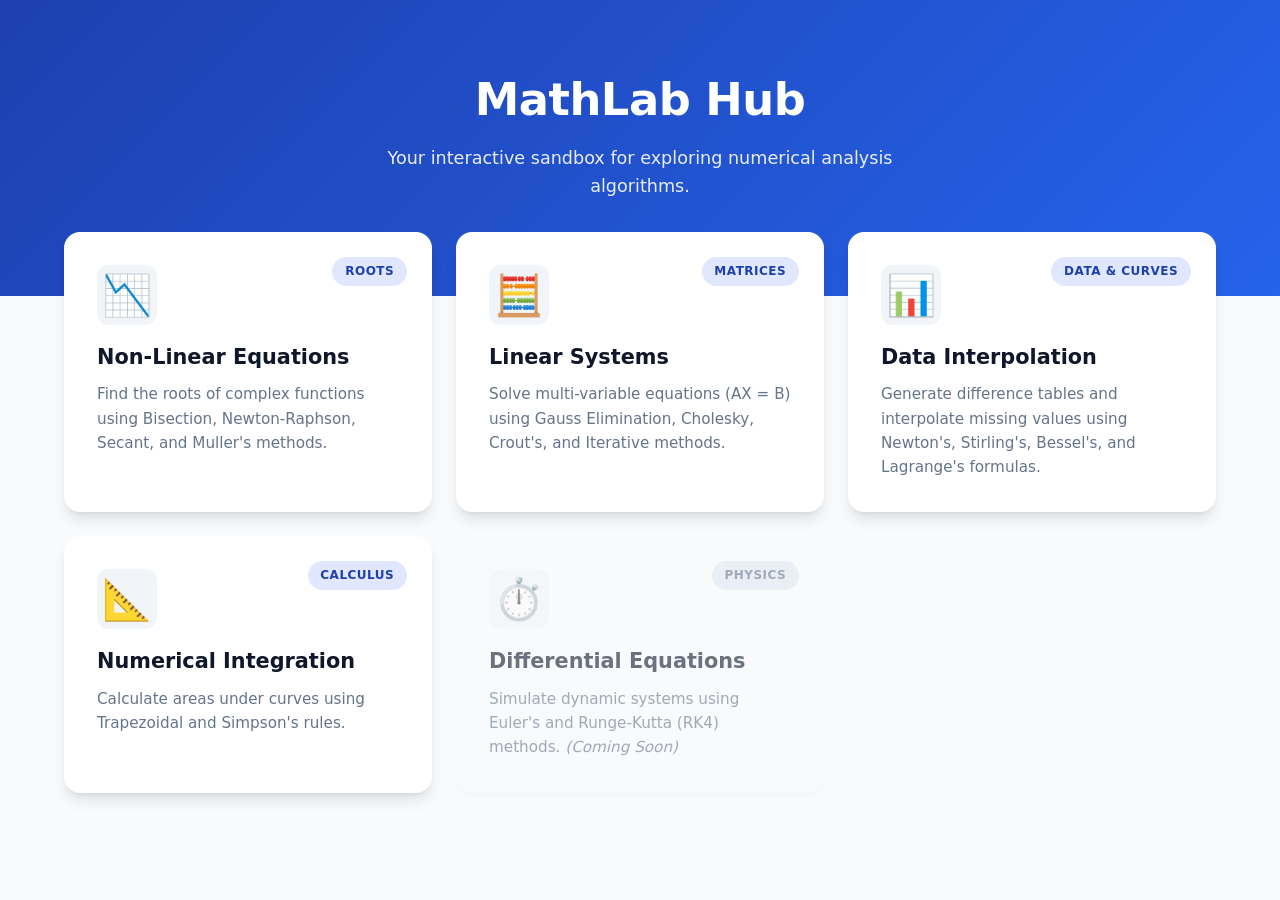
<file: index.html>
<!DOCTYPE html>
<html lang="en">
<head>
    <meta charset="UTF-8">
    <meta name="viewport" content="width=device-width, initial-scale=1.0">
    <title>MathLab | Numerical Analysis</title>
    
    <style>
        :root {
            --primary: #2563eb;
            --primary-dark: #1e40af;
            --bg-color: #f8fafc;
            --card-bg: #ffffff;
            --text-main: #0f172a;
            --text-muted: #64748b;
        }

        * {
            box-sizing: border-box;
            margin: 0;
            padding: 0;
        }

        body {
            font-family: 'Segoe UI', system-ui, -apple-system, sans-serif;
            background-color: var(--bg-color);
            color: var(--text-main);
            line-height: 1.6;
            min-height: 100vh;
        }

        /* --- Modern Gradient Header --- */
        .hero {
            background: linear-gradient(135deg, var(--primary-dark) 0%, var(--primary) 100%);
            padding: 4rem 2rem 6rem 2rem; /* Extra padding at bottom for cards to overlap */
            text-align: center;
            color: white;
        }

        .hero h1 {
            font-size: 2.8rem;
            font-weight: 800;
            letter-spacing: -0.5px;
            margin-bottom: 0.5rem;
        }

        .hero p {
            font-size: 1.1rem;
            opacity: 0.9;
            max-width: 600px;
            margin: 0 auto;
        }

        /* --- Overlapping Grid Layout --- */
        .container {
            max-width: 1200px;
            margin: -4rem auto 3rem auto; /* Negative top margin pulls grid UP over the header */
            padding: 0 1.5rem;
        }

        .grid {
            display: grid;
            grid-template-columns: repeat(auto-fill, minmax(320px, 1fr));
            gap: 1.5rem;
        }

        /* --- Sleek Tool Cards --- */
        .card {
            background: var(--card-bg);
            border-radius: 16px;
            padding: 2rem;
            text-decoration: none;
            color: inherit;
            box-shadow: 0 10px 15px -3px rgba(0, 0, 0, 0.1), 0 4px 6px -4px rgba(0, 0, 0, 0.1);
            transition: all 0.3s cubic-bezier(0.4, 0, 0.2, 1);
            position: relative;
            border: 1px solid rgba(255, 255, 255, 0.1);
            display: flex;
            flex-direction: column;
        }

        .card:hover {
            transform: translateY(-8px);
            box-shadow: 0 20px 25px -5px rgba(0, 0, 0, 0.1), 0 8px 10px -6px rgba(0, 0, 0, 0.1);
            border-color: #cbd5e1;
        }

        /* Category Badge */
        .badge {
            position: absolute;
            top: 1.5rem;
            right: 1.5rem;
            background: #e0e7ff;
            color: var(--primary-dark);
            padding: 0.3rem 0.8rem;
            border-radius: 99px;
            font-size: 0.75rem;
            font-weight: 700;
            text-transform: uppercase;
            letter-spacing: 0.5px;
        }

        .icon {
            font-size: 2.5rem;
            margin-bottom: 1rem;
            display: inline-block;
            background: #f1f5f9;
            width: 60px;
            height: 60px;
            line-height: 60px;
            text-align: center;
            border-radius: 12px;
        }

        .card h3 {
            font-size: 1.3rem;
            margin-bottom: 0.5rem;
            color: var(--text-main);
        }

        .card p {
            color: var(--text-muted);
            font-size: 0.95rem;
            flex-grow: 1;
        }

        /* Styling for tools you are still building */
        .card.disabled {
            opacity: 0.6;
            cursor: not-allowed;
            background: #f8fafc;
            box-shadow: 0 4px 6px -1px rgba(0, 0, 0, 0.05);
        }

        .card.disabled:hover {
            transform: none;
            box-shadow: 0 4px 6px -1px rgba(0, 0, 0, 0.05);
            border-color: transparent;
        }

        .card.disabled .badge {
            background: #e2e8f0;
            color: #64748b;
        }

        /* Mobile Responsiveness */
        @media (max-width: 600px) {
            .hero { padding: 3rem 1rem 5rem 1rem; }
            .hero h1 { font-size: 2rem; }
            .container { margin-top: -3rem; }
            .card { padding: 1.5rem; }
        }
    </style>
</head>
<body>

    <header class="hero">
        <h1>MathLab Hub</h1>
        <p>Your interactive sandbox for exploring numerical analysis algorithms.</p>
    </header>

    <main class="container">
        <div class="grid">
            
            <a href="nonlinear.html" class="card">
                <span class="badge">Roots</span>
                <div class="icon">📉</div>
                <h3>Non-Linear Equations</h3>
                <p>Find the roots of complex functions using Bisection, Newton-Raphson, Secant, and Muller's methods.</p>
            </a>

            <a href="linear.html" class="card">
                <span class="badge">Matrices</span>
                <div class="icon">🧮</div>
                <h3>Linear Systems</h3>
                <p>Solve multi-variable equations (AX = B) using Gauss Elimination, Cholesky, Crout's, and Iterative methods.</p>
            </a>

            <a href="finitedifferences.html" class="card">
                <span class="badge">Data & Curves</span>
                <div class="icon">📊</div>
                <h3>Data Interpolation</h3>
                <p>Generate difference tables and interpolate missing values using Newton's, Stirling's, Bessel's, and Lagrange's formulas.</p>
            </a>


            <a href="./integration.html" class="card">
                <span class="badge">Calculus</span>
                <div class="icon">📐</div>
                <h3>Numerical Integration</h3>
                <p>Calculate areas under curves using Trapezoidal and Simpson's rules.</p>
            </a>

            <a href="#" class="card disabled">
                <span class="badge">Physics</span>
                <div class="icon">⏱️</div>
                <h3>Differential Equations</h3>
                <p>Simulate dynamic systems using Euler's and Runge-Kutta (RK4) methods. <em>(Coming Soon)</em></p>
            </a>

        </div>
    </main>

</body>
</html>
</file>
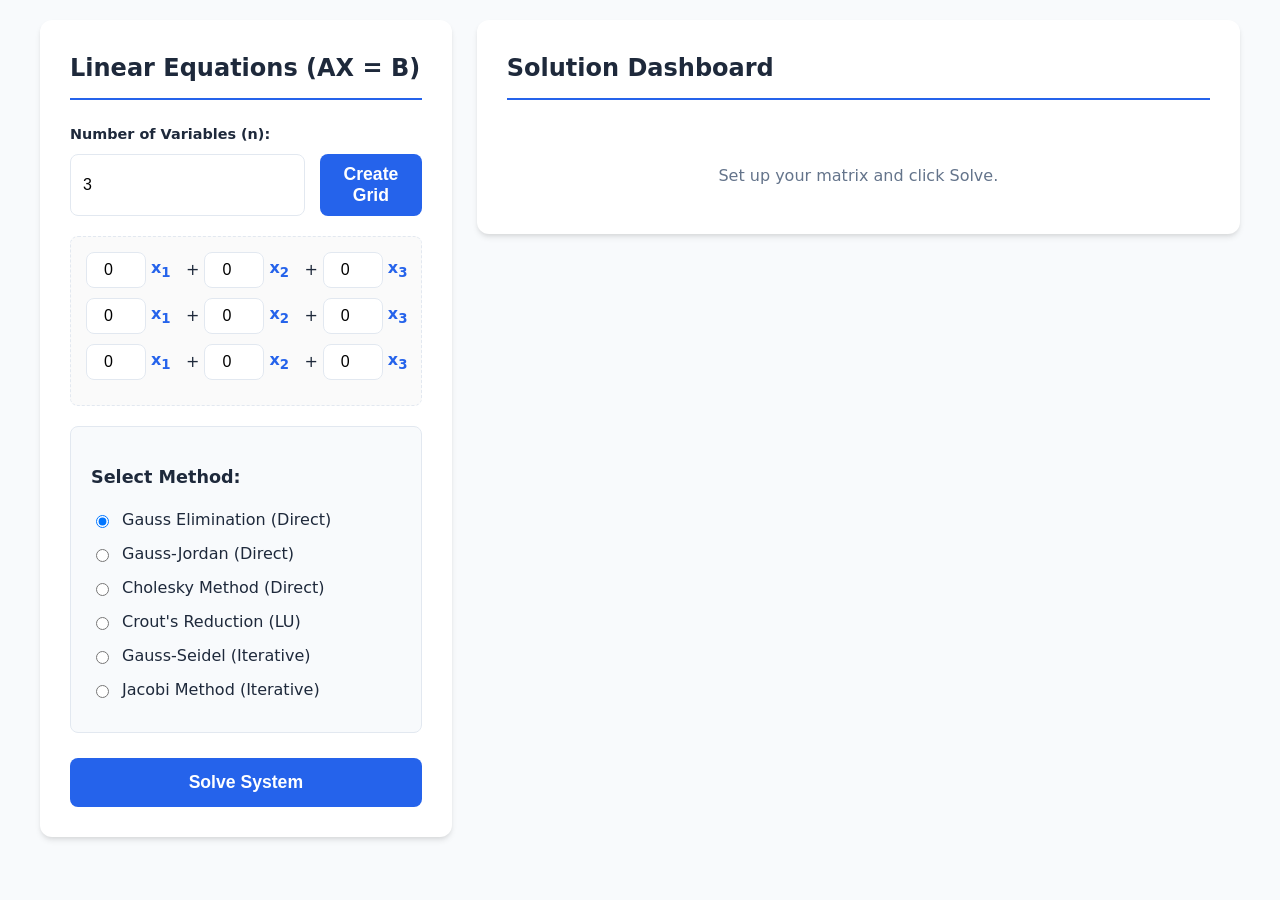
<file: index-linear.html>
<!DOCTYPE html>
<html lang="en">
<head>
    <meta charset="UTF-8">
    <meta name="viewport" content="width=device-width, initial-scale=1.0">
    <title>Linear System Solver</title>
    <link rel="stylesheet" href="style.css">
</head>
<body>

<div class="container">
    <div class="control-panel">
        <h2>Linear Equations (AX = B)</h2>
        
        <div class="input-group">
            <label for="matrix-size">Number of Variables (n):</label>
            <div class="flex-inputs">
                <input type="number" id="matrix-size" value="3" min="2" max="6">
                <button id="generate-btn" style="width: auto; padding: 10px 20px;">Create Grid</button>
            </div>
        </div>

        <div id="matrix-container"></div>

        <div class="methods-group" style="margin-top: 20px;">
            <h3>Select Method:</h3>
            <label><input type="radio" name="linear-method" value="gauss" checked> Gauss Elimination (Direct)</label>
            <label><input type="radio" name="linear-method" value="gaussjordan"> Gauss-Jordan (Direct)</label> <label><input type="radio" name="linear-method" value="cholesky"> Cholesky Method (Direct)</label>
            <label><input type="radio" name="linear-method" value="crout"> Crout's Reduction (LU)</label>
            <label><input type="radio" name="linear-method" value="seidel"> Gauss-Seidel (Iterative)</label>
            <label><input type="radio" name="linear-method" value="jacobi"> Jacobi Method (Iterative)</label>
        </div>


        <button id="solve-linear-btn">Solve System</button>
    </div>

    <div class="results-panel">
        <h2>Solution Dashboard</h2>
        <div id="linear-results">
            <p style="text-align:center; color:var(--text-muted); padding-top:40px;">Set up your matrix and click Solve.</p>
        </div>
    </div>
</div>

<script src="linear.js"></script>
<script src="./linear-methods/gauss-elimination.js"></script>
<script src="./linear-methods/gauss-seidel.js"></script>
<script src="./linear-methods/jacobi.js"></script>
<script src="./linear-methods/cholesky.js"></script>
<script src="./linear-methods/crout.js"></script>
<script src="./linear-methods/gauss-jordan.js"></script>

</body>
</html>
</file>
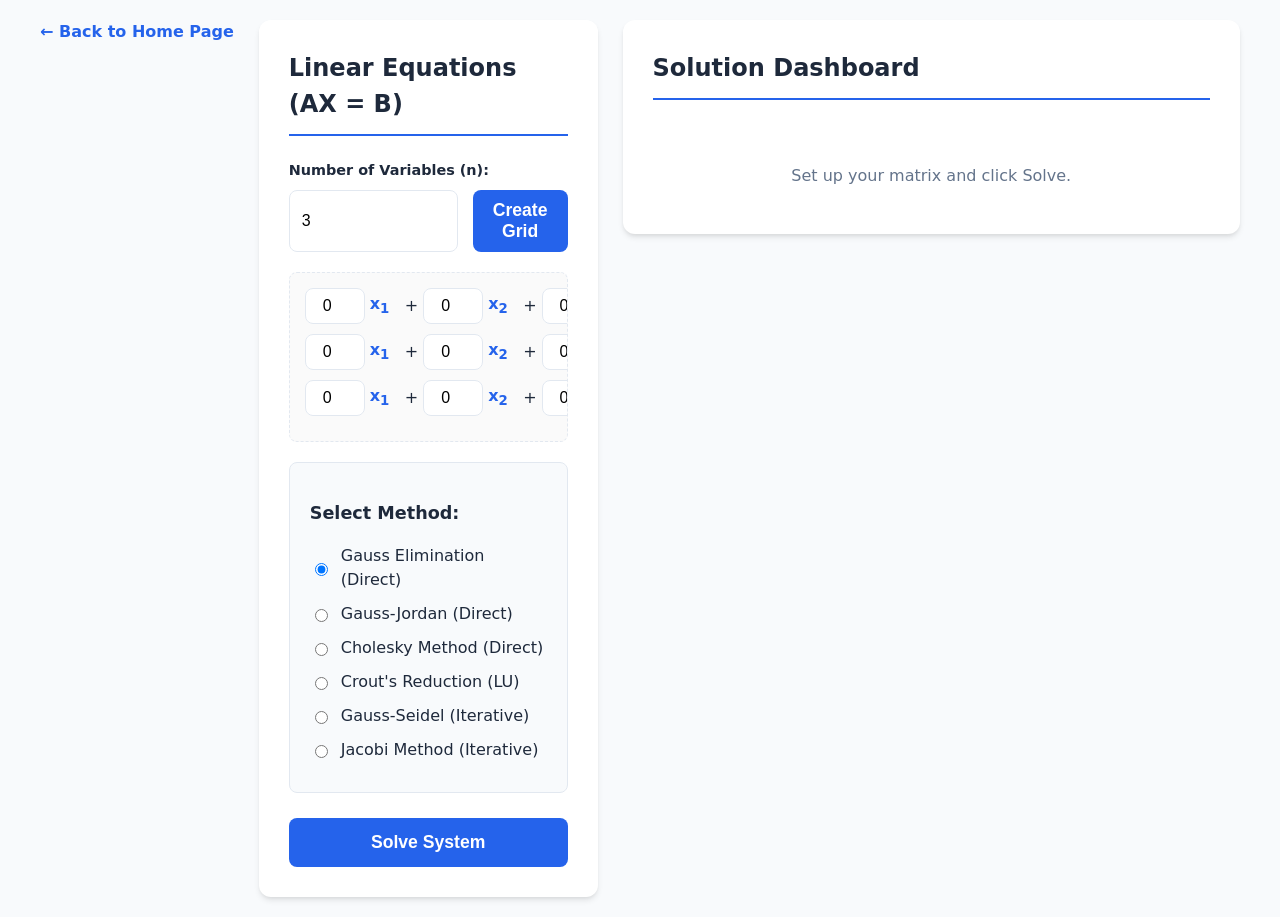
<file: linear.html>
<!DOCTYPE html>
<html lang="en">
<head>
    <meta charset="UTF-8">
    <meta name="viewport" content="width=device-width, initial-scale=1.0">
    <title>Linear System Solver</title>
    <link rel="stylesheet" href="style.css">
</head>
<body>

<div class="container">
    <a href="index.html" style="display:inline-block; margin-bottom: 15px; text-decoration: none; color: var(--primary-color); font-weight: bold;">← Back to Home Page</a>

    <div class="control-panel">
        <h2>Linear Equations (AX = B)</h2>
        
        <div class="input-group">
            <label for="matrix-size">Number of Variables (n):</label>
            <div class="flex-inputs">
                <input type="number" id="matrix-size" value="3" min="2" max="6">
                <button id="generate-btn" style="width: auto; padding: 10px 20px;">Create Grid</button>
            </div>
        </div>

        <div id="matrix-container"></div>

        <div class="methods-group" style="margin-top: 20px;">
            <h3>Select Method:</h3>
            <label><input type="radio" name="linear-method" value="gauss" checked> Gauss Elimination (Direct)</label>
            <label><input type="radio" name="linear-method" value="gaussjordan"> Gauss-Jordan (Direct)</label> <label><input type="radio" name="linear-method" value="cholesky"> Cholesky Method (Direct)</label>
            <label><input type="radio" name="linear-method" value="crout"> Crout's Reduction (LU)</label>
            <label><input type="radio" name="linear-method" value="seidel"> Gauss-Seidel (Iterative)</label>
            <label><input type="radio" name="linear-method" value="jacobi"> Jacobi Method (Iterative)</label>
        </div>


        <button id="solve-linear-btn">Solve System</button>
    </div>

    <div class="results-panel">
        <h2>Solution Dashboard</h2>
        <div id="linear-results">
            <p style="text-align:center; color:var(--text-muted); padding-top:40px;">Set up your matrix and click Solve.</p>
        </div>
    </div>
</div>

<script src="linear.js"></script>
<script src="./linear-methods/gauss-elimination.js"></script>
<script src="./linear-methods/gauss-seidel.js"></script>
<script src="./linear-methods/jacobi.js"></script>
<script src="./linear-methods/cholesky.js"></script>
<script src="./linear-methods/crout.js"></script>
<script src="./linear-methods/gauss-jordan.js"></script>

</body>
</html>
</file>
<file: style.css>
/* --- CSS Variables for Easy Theming --- */
:root {
    --primary-color: #2563eb; /* A modern, educational blue */
    --primary-hover: #1d4ed8;
    --bg-color: #f8fafc;
    --panel-bg: #ffffff;
    --text-main: #1e293b;
    --text-muted: #64748b;
    --border-color: #e2e8f0;
    --radius: 12px;
}

/* --- Global Reset & Typography --- */
* {
    box-sizing: border-box; /* Crucial for responsive design */
}

body {
    font-family: 'Segoe UI', system-ui, -apple-system, sans-serif;
    background-color: var(--bg-color);
    color: var(--text-main);
    margin: 0;
    padding: 20px;
    line-height: 1.5;
}

/* --- Layout Container --- */
.container {
    display: flex;
    flex-direction: row; /* Side by side on desktop */
    gap: 25px;
    max-width: 1200px;
    margin: 0 auto;
    align-items: flex-start;
}

.control-panel, .results-panel {
    background: var(--panel-bg);
    padding: 30px;
    border-radius: var(--radius);
    box-shadow: 0 4px 6px -1px rgba(0, 0, 0, 0.1), 0 2px 4px -1px rgba(0, 0, 0, 0.06);
}

.control-panel {
    flex: 1;
    min-width: 320px;
    position: sticky; /* Keeps controls visible while scrolling results on desktop */
    top: 20px; 
}

.results-panel {
    flex: 2;
    min-width: 0; /* Prevents flex items from overflowing */
}

/* --- Headings --- */
h2 {
    margin-top: 0;
    color: var(--text-main);
    font-size: 1.5rem;
    border-bottom: 2px solid var(--primary-color);
    padding-bottom: 12px;
    margin-bottom: 24px;
}

h3 {
    font-size: 1.1rem;
    color: var(--text-main);
}

/* --- Inputs & Forms --- */
.input-group {
    margin-bottom: 20px;
}

label {
    display: block;
    font-weight: 600;
    margin-bottom: 8px;
    font-size: 0.9rem;
    color: var(--text-main);
}

input[type="text"], input[type="number"] {
    width: 100%;
    padding: 12px;
    border: 1.5px solid var(--border-color);
    border-radius: 8px;
    font-size: 1rem;
    transition: border-color 0.2s, box-shadow 0.2s;
}

input[type="text"]:focus, input[type="number"]:focus {
    outline: none;
    border-color: var(--primary-color);
    box-shadow: 0 0 0 3px rgba(37, 99, 235, 0.1);
}

.flex-inputs {
    display: flex;
    gap: 15px;
}

.methods-group {
    background: var(--bg-color);
    padding: 20px;
    border-radius: 8px;
    margin-bottom: 25px;
    border: 1px solid var(--border-color);
}

.methods-group label {
    font-weight: normal;
    font-size: 1rem;
    cursor: pointer;
    display: flex;
    align-items: center;
    gap: 10px;
    margin-bottom: 10px;
}

/* --- Buttons --- */
button {
    width: 100%;
    padding: 14px;
    background-color: var(--primary-color);
    color: white;
    border: none;
    border-radius: 8px;
    font-size: 1.1rem;
    font-weight: 600;
    cursor: pointer;
    transition: background-color 0.2s, transform 0.1s;
}

button:hover {
    background-color: var(--primary-hover);
}

button:active {
    transform: scale(0.98);
}

/* --- Tables --- */
.table-wrapper {
    overflow-x: auto; /* Allows horizontal scroll on small screens */
    margin-top: 20px;
    border-radius: 8px;
    border: 1px solid var(--border-color);
}

table {
    width: 100%;
    border-collapse: collapse;
    white-space: nowrap; /* Keeps data on one line */
}

th, td {
    padding: 14px 16px;
    text-align: left;
    border-bottom: 1px solid var(--border-color);
}

th {
    background-color: var(--bg-color);
    font-weight: 600;
    color: var(--text-muted);
}

tbody tr:hover {
    background-color: rgba(248, 250, 252, 0.8);
}

#graph-container {
    margin-top: 30px;
    min-height: 300px;
}

/* =========================================
   MOBILE RESPONSIVENESS (Media Queries)
   ========================================= */
@media (max-width: 850px) {
    .container {
        flex-direction: column; /* Stack panels vertically */
    }

    .control-panel {
        width: 100%;
        position: static; /* Remove sticky on mobile */
    }

    .results-panel {
        width: 100%;
        overflow: scroll;
    }

    /* Stack the side-by-side inputs on very small screens */
    .flex-inputs {
        flex-direction: column;
        gap: 10px;
    }
}

/* --- Graph Container Mobile Fixes --- */
#graph-container {
    margin-top: 30px;
    width: 100%; /* Force it to stay within parent */
    max-width: 100%;
}

#plotly-chart {
    width: 100%;
    min-height: 350px;
    /* This prevents Plotly from breaking the container width on resize */
    overflow: hidden; 
}

/* Ensure the wrapper doesn't cause horizontal scrolling on the whole page */
.results-panel {
    max-width: 100%;
    overflow-x: hidden; 
}

/* Adjust the table wrapper inside the results panel so tables scroll, but the panel stays fixed */
.table-wrapper {
    width: 100%;
    overflow-x: auto;
    -webkit-overflow-scrolling: touch; /* Smooth scrolling on iOS */
}


/* --- Linear Matrix Grid Styles --- */
.matrix-row {
    display: flex;
    align-items: center;
    gap: 5px;
    margin-bottom: 10px;
    flex-wrap: nowrap;
}

.matrix-input {
    width: 60px !important; /* Force smaller boxes for the matrix */
    padding: 8px !important;
    text-align: center;
}

.matrix-label {
    font-weight: bold;
    color: var(--primary-color);
    min-width: 30px;
}

.equals-sign {
    font-weight: bold;
    margin: 0 10px;
}

/* Scrollable container if the matrix gets too big (like 5x5 or 6x6) */
#matrix-container {
    overflow-x: auto;
    padding-bottom: 10px;
    border: 1px dashed var(--border-color);
    padding: 15px;
    border-radius: 8px;
    background: #fafafa;
    margin-top: 15px;
}





/* Tiny tweaks for extra small phones */
@media (max-width: 400px) {
    body {
        padding: 10px;
    }
    
    .control-panel, .results-panel {
        padding: 20px;
    }
}
</file>
